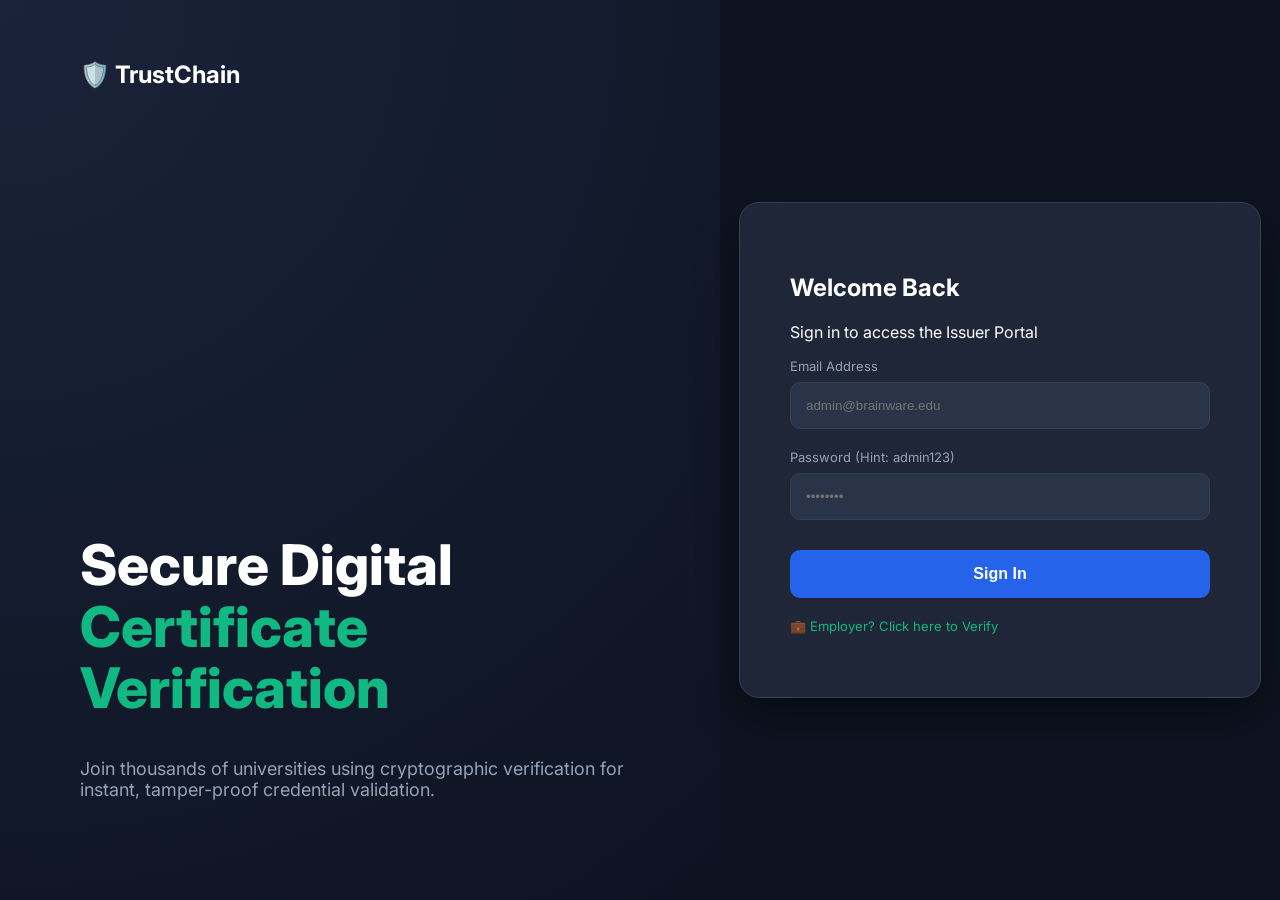
<file: index.html>
<!DOCTYPE html>
<html lang="en">
<head>
    <meta charset="UTF-8">
    <meta name="viewport" content="width=device-width, initial-scale=1.0">
    <title>TrustChain - Secure Verification</title>
    <link href="https://fonts.googleapis.com/css2?family=Inter:wght@400;500;600;700;800&display=swap" rel="stylesheet">
    <style>
        :root {
            --bg-dark: #0d1321;
            --card-bg: #1e2638;
            --input-bg: #2a3449;
            --primary-blue: #2563eb;
            --primary-green: #10b981;
            --text-main: #ffffff;
            --text-muted: #94a3b8;
            --border-color: #334155;
        }

        body {
            margin: 0;
            font-family: 'Inter', sans-serif;
            background-color: var(--bg-dark);
            color: var(--text-main);
            display: flex;
            height: 100vh;
            overflow: hidden;
        }

        .left-panel {
            flex: 1;
            padding: 60px 80px;
            display: flex;
            flex-direction: column;
            justify-content: center;
            background: radial-gradient(circle at top left, #1a233a, var(--bg-dark));
        }

        .right-panel {
            flex: 1;
            display: flex;
            align-items: center;
            justify-content: center;
            background-color: var(--bg-dark);
        }

        .logo { font-size: 24px; font-weight: 700; margin-bottom: auto; }
        h1 { font-size: 56px; font-weight: 800; line-height: 1.1; margin-bottom: 20px; }
        .highlight-green { color: var(--primary-green); }
        .subtitle { font-size: 18px; color: var(--text-muted); margin-bottom: 40px; }

        .login-card {
            background-color: var(--card-bg);
            padding: 50px;
            border-radius: 20px;
            width: 100%;
            max-width: 420px;
            box-shadow: 0 20px 40px rgba(0,0,0,0.4);
            border: 1px solid var(--border-color);
        }

        .input-group { margin-bottom: 20px; text-align: left; }
        .input-group label { display: block; margin-bottom: 8px; font-size: 13px; color: var(--text-muted); }

        .input-group input {
            width: 100%;
            padding: 15px;
            background-color: var(--input-bg);
            border: 1px solid var(--border-color);
            border-radius: 10px;
            color: white;
            box-sizing: border-box;
        }

        .submit-btn {
            width: 100%;
            padding: 15px;
            background-color: var(--primary-blue);
            color: white;
            border: none;
            border-radius: 10px;
            font-size: 16px;
            font-weight: 600;
            cursor: pointer;
            margin-top: 10px;
        }

        .submit-btn:hover { background-color: #1d4ed8; }
    </style>
</head>
<body>

    <div class="left-panel">
        <div class="logo">🛡️ TrustChain</div>
        <h1>Secure Digital <br><span class="highlight-green">Certificate<br>Verification</span></h1>
        <p class="subtitle">Join thousands of universities using cryptographic verification for instant, tamper-proof credential validation.</p>
    </div>

    <div class="right-panel">
        <div class="login-card">
            <h2>Welcome Back</h2>
            <p>Sign in to access the Issuer Portal</p>

            <form action="/login" method="POST">
                <div class="input-group">
                    <label>Email Address</label>
                    <input type="text" name="email" placeholder="admin@brainware.edu" required>
                </div>

                <div class="input-group">
                    <label>Password (Hint: admin123)</label>
                    <input type="password" name="password" placeholder="••••••••" required>
                </div>

                <button type="submit" class="submit-btn">Sign In</button>
            </form>
            
            <p style="margin-top: 20px; font-size: 13px;">
                <a href="/verify" style="color: var(--primary-green); text-decoration: none;">💼 Employer? Click here to Verify</a>
            </p>
        </div>
    </div>

</body>
</html>
</file>
